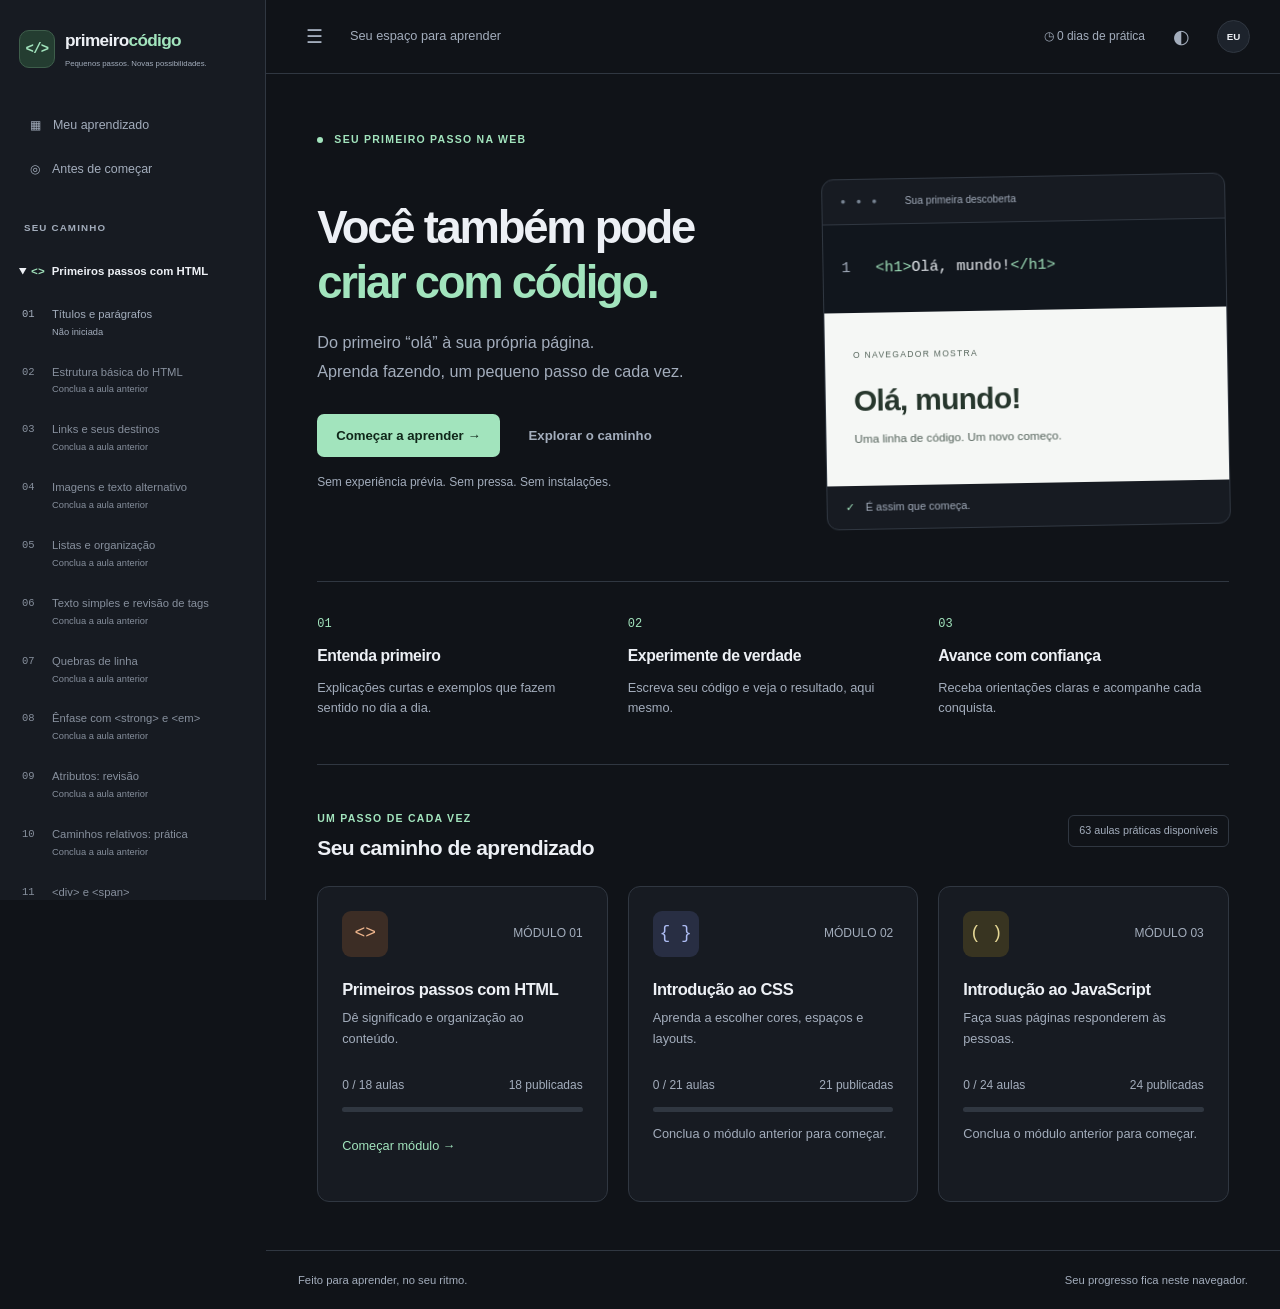
<file: index.html>
<!doctype html>
<html lang="pt-BR">
<head>
  <meta charset="UTF-8">
  <meta name="viewport" content="width=device-width, initial-scale=1">
  <meta name="color-scheme" content="dark light">
  <title>Primeiro Código — aprenda a criar para a web</title>
  <link rel="stylesheet" href="assets/css/styles.css">
</head>
<body>
  <a class="skip-link" href="#main">Pular para o conteúdo</a>
  <div id="app"></div>
  <p id="notice" class="toast" role="status" aria-live="polite"></p>
  <noscript>Ative o JavaScript do navegador para usar os exercícios interativos.</noscript>
  <script src="assets/js/modules/html-lessons.js" defer></script>
  <script src="assets/js/modules/lesson-kit.js" defer></script>
  <script src="assets/js/modules/html-more.js" defer></script>
  <script src="assets/js/modules/css-lessons.js" defer></script>
  <script src="assets/js/modules/javascript-lessons.js" defer></script>
  <script src="assets/js/lessons.js" defer></script>
  <script src="assets/js/storage.js" defer></script>
  <script src="assets/js/progress.js" defer></script>
  <script src="assets/js/evaluator.js" defer></script>
  <script src="assets/js/resources.js" defer></script>
  <script src="assets/js/preview.js" defer></script>
  <script src="assets/js/editor.js" defer></script>
  <script src="assets/js/views.js" defer></script>
  <script src="assets/js/router.js" defer></script>
  <script src="assets/js/app.js" defer></script>
</body>
</html>
</file>
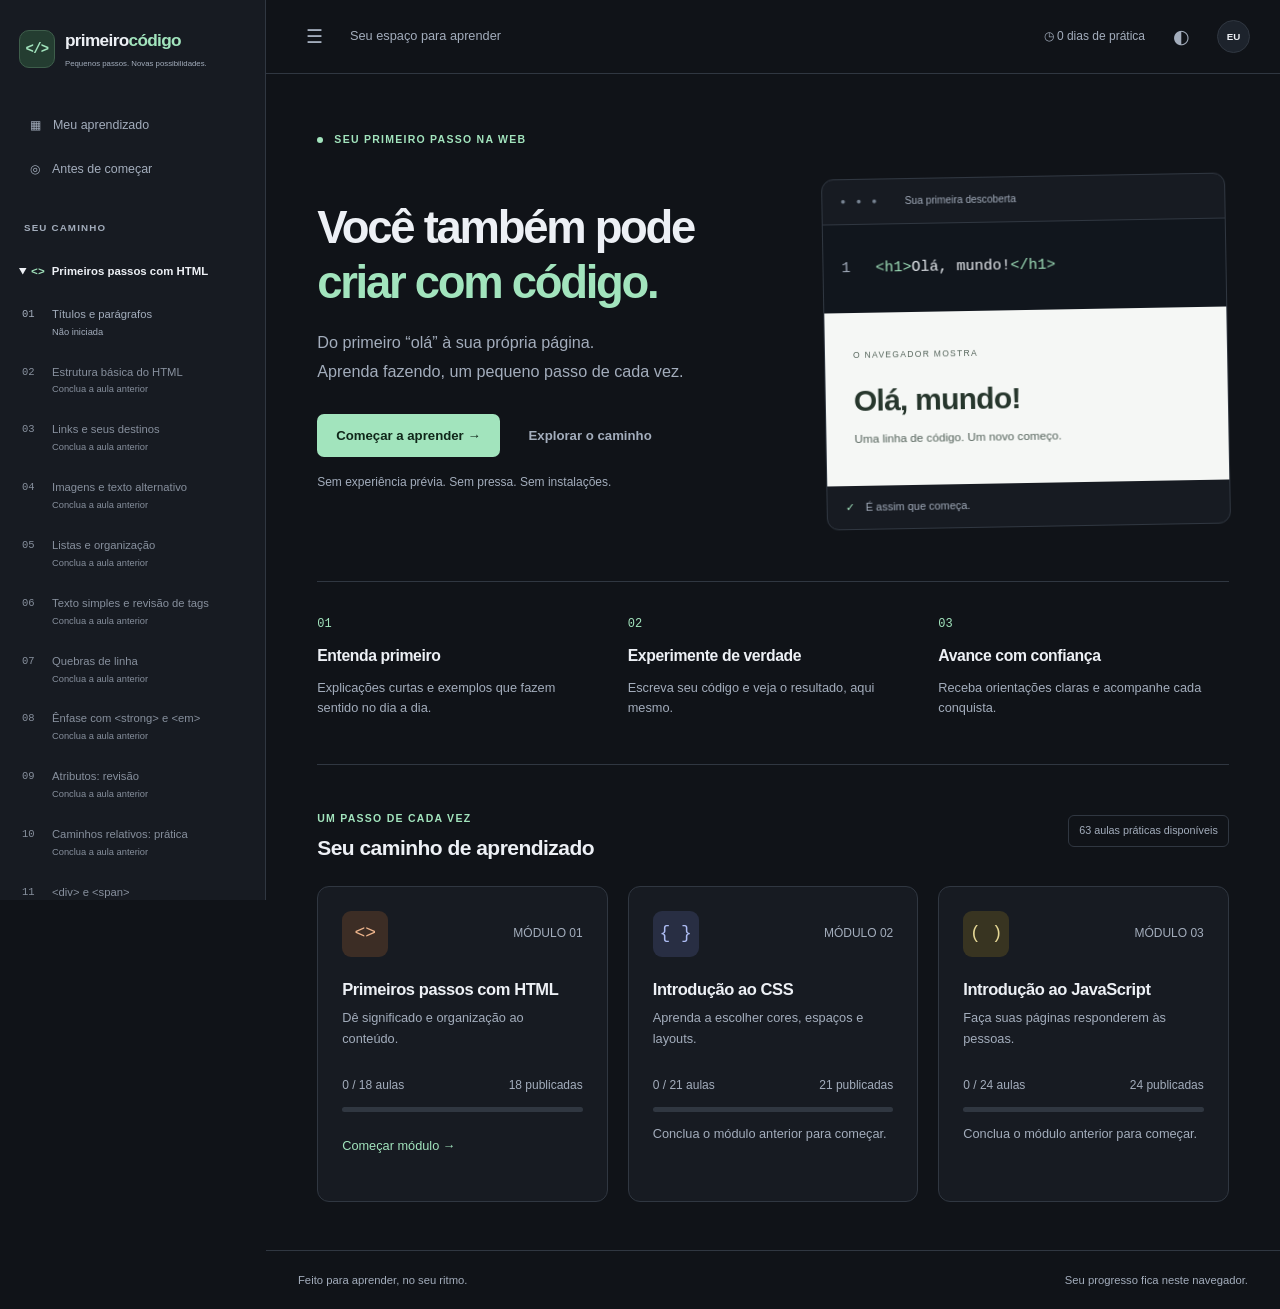
<file: servidor.html>
<!doctype html>
<html lang="pt-BR">
<head>
  <meta charset="UTF-8">
  <meta name="viewport" content="width=device-width, initial-scale=1">
  <meta name="color-scheme" content="dark light">
  <title>Primeiro Código — aprenda a criar para a web</title>
  <link rel="stylesheet" href="assets/css/styles.css">
</head>
<body>
  <a class="skip-link" href="#main">Pular para o conteúdo</a>
  <div id="app"></div>
  <p id="notice" class="toast" role="status" aria-live="polite"></p>
  <noscript>Ative o JavaScript do navegador para usar os exercícios interativos.</noscript>
  <script type="module" src="assets/js/main.js"></script>
</body>
</html>
</file>
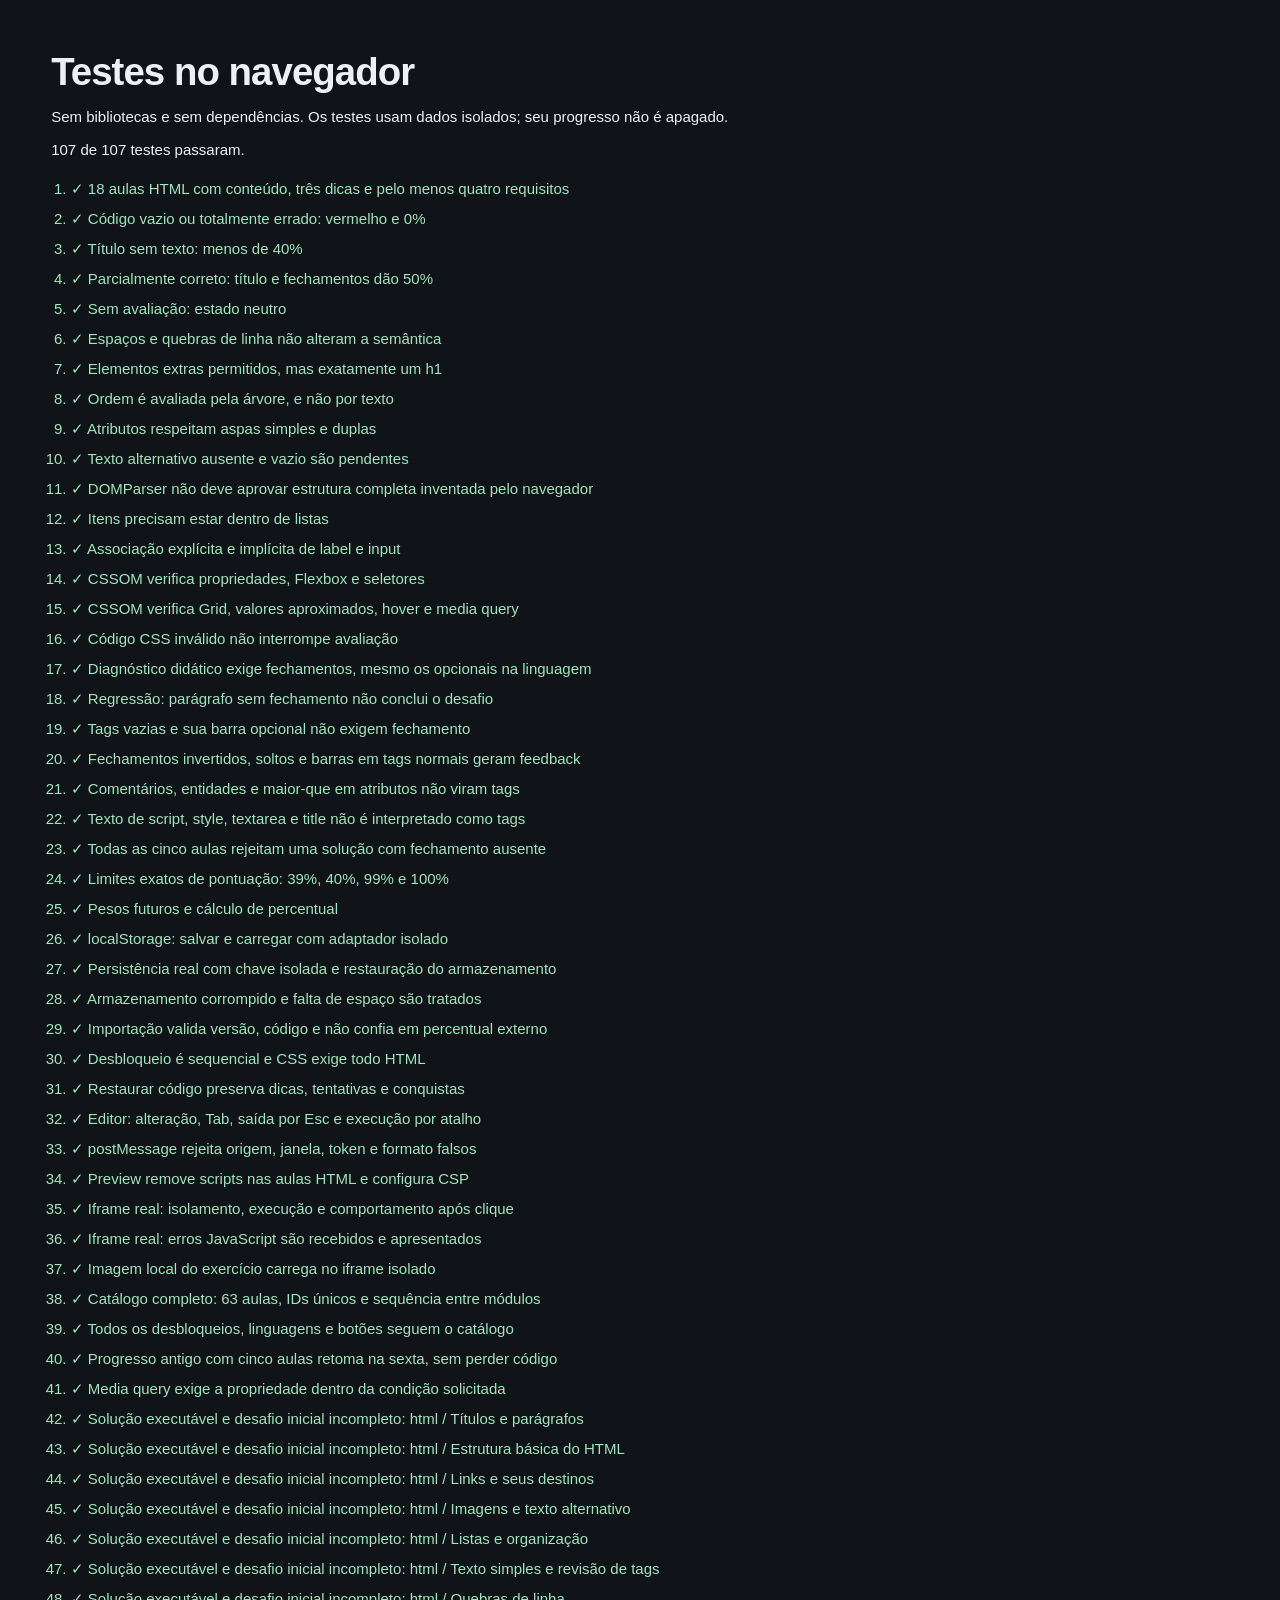
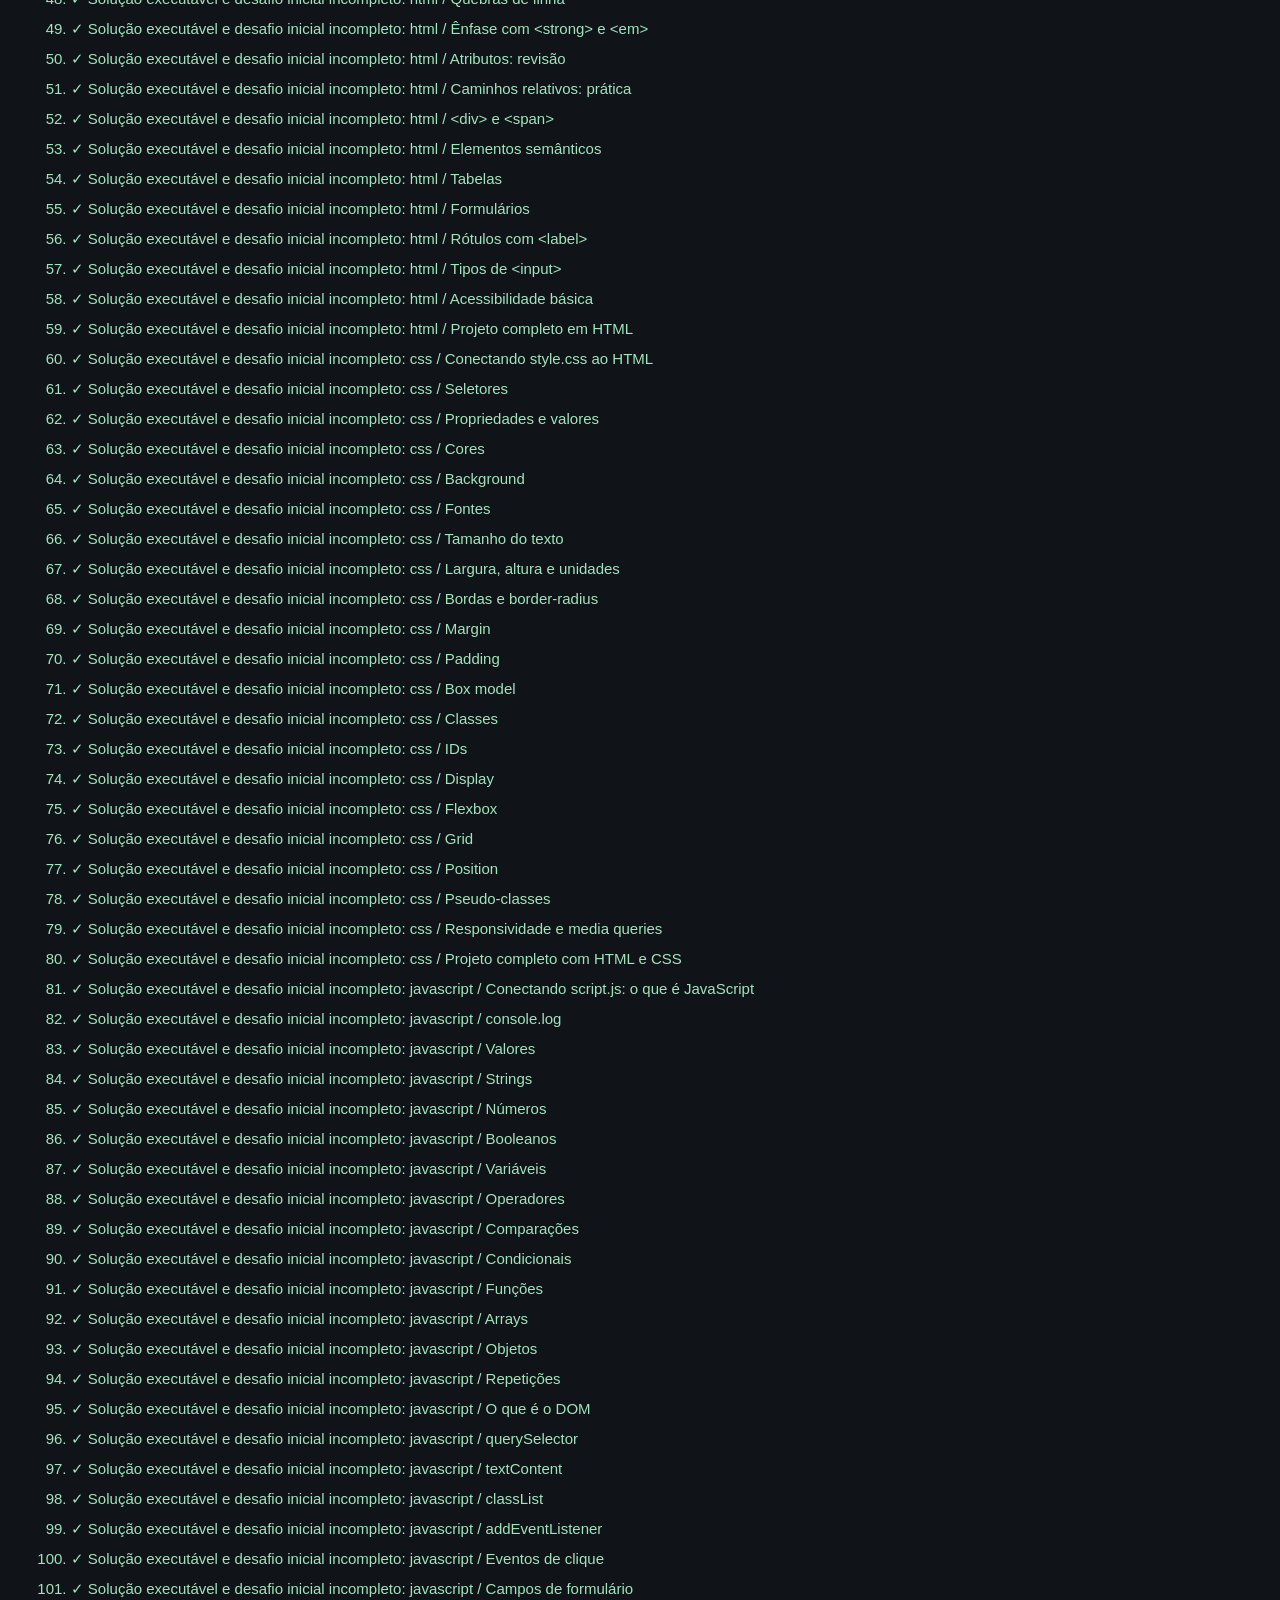
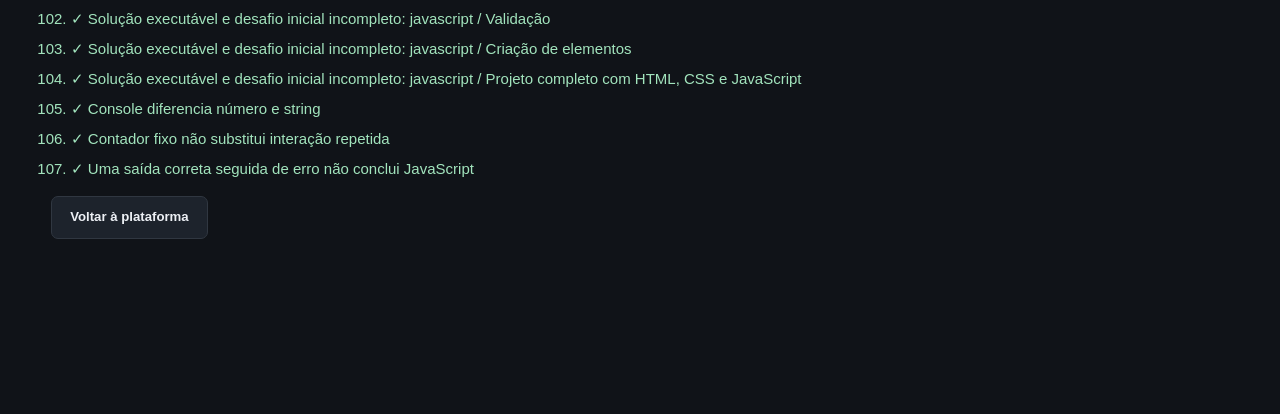
<file: testes.html>
<!doctype html>
<html lang="pt-BR">
<head><meta charset="utf-8"><meta name="viewport" content="width=device-width,initial-scale=1"><title>Testes — Primeiro Código</title><link rel="stylesheet" href="assets/css/styles.css"></head>
<body><main class="page"><h1>Testes no navegador</h1><p>Sem bibliotecas e sem dependências. Os testes usam dados isolados; seu progresso não é apagado.</p><p id="test-summary" role="status">Executando…</p><ol id="test-results"></ol><a class="button secondary" href="index.html">Voltar à plataforma</a><div id="test-fixture"></div></main>
<script src="assets/js/modules/html-lessons.js" defer></script>
<script src="assets/js/modules/lesson-kit.js" defer></script>
<script src="assets/js/modules/html-more.js" defer></script>
<script src="assets/js/modules/css-lessons.js" defer></script>
<script src="assets/js/modules/javascript-lessons.js" defer></script>
<script src="assets/js/lessons.js" defer></script><script src="assets/js/storage.js" defer></script><script src="assets/js/progress.js" defer></script><script src="assets/js/evaluator.js" defer></script><script src="assets/js/resources.js" defer></script><script src="assets/js/preview.js" defer></script><script src="assets/js/editor.js" defer></script><script src="assets/js/views.js" defer></script><script src="tests/tests.js" defer></script></body>
</html>
</file>
<file: assets/css/styles.css>
@import url('./variables.css');
@import url('./layout.css');
@import url('./components.css');
@import url('./responsive.css');
</file>
